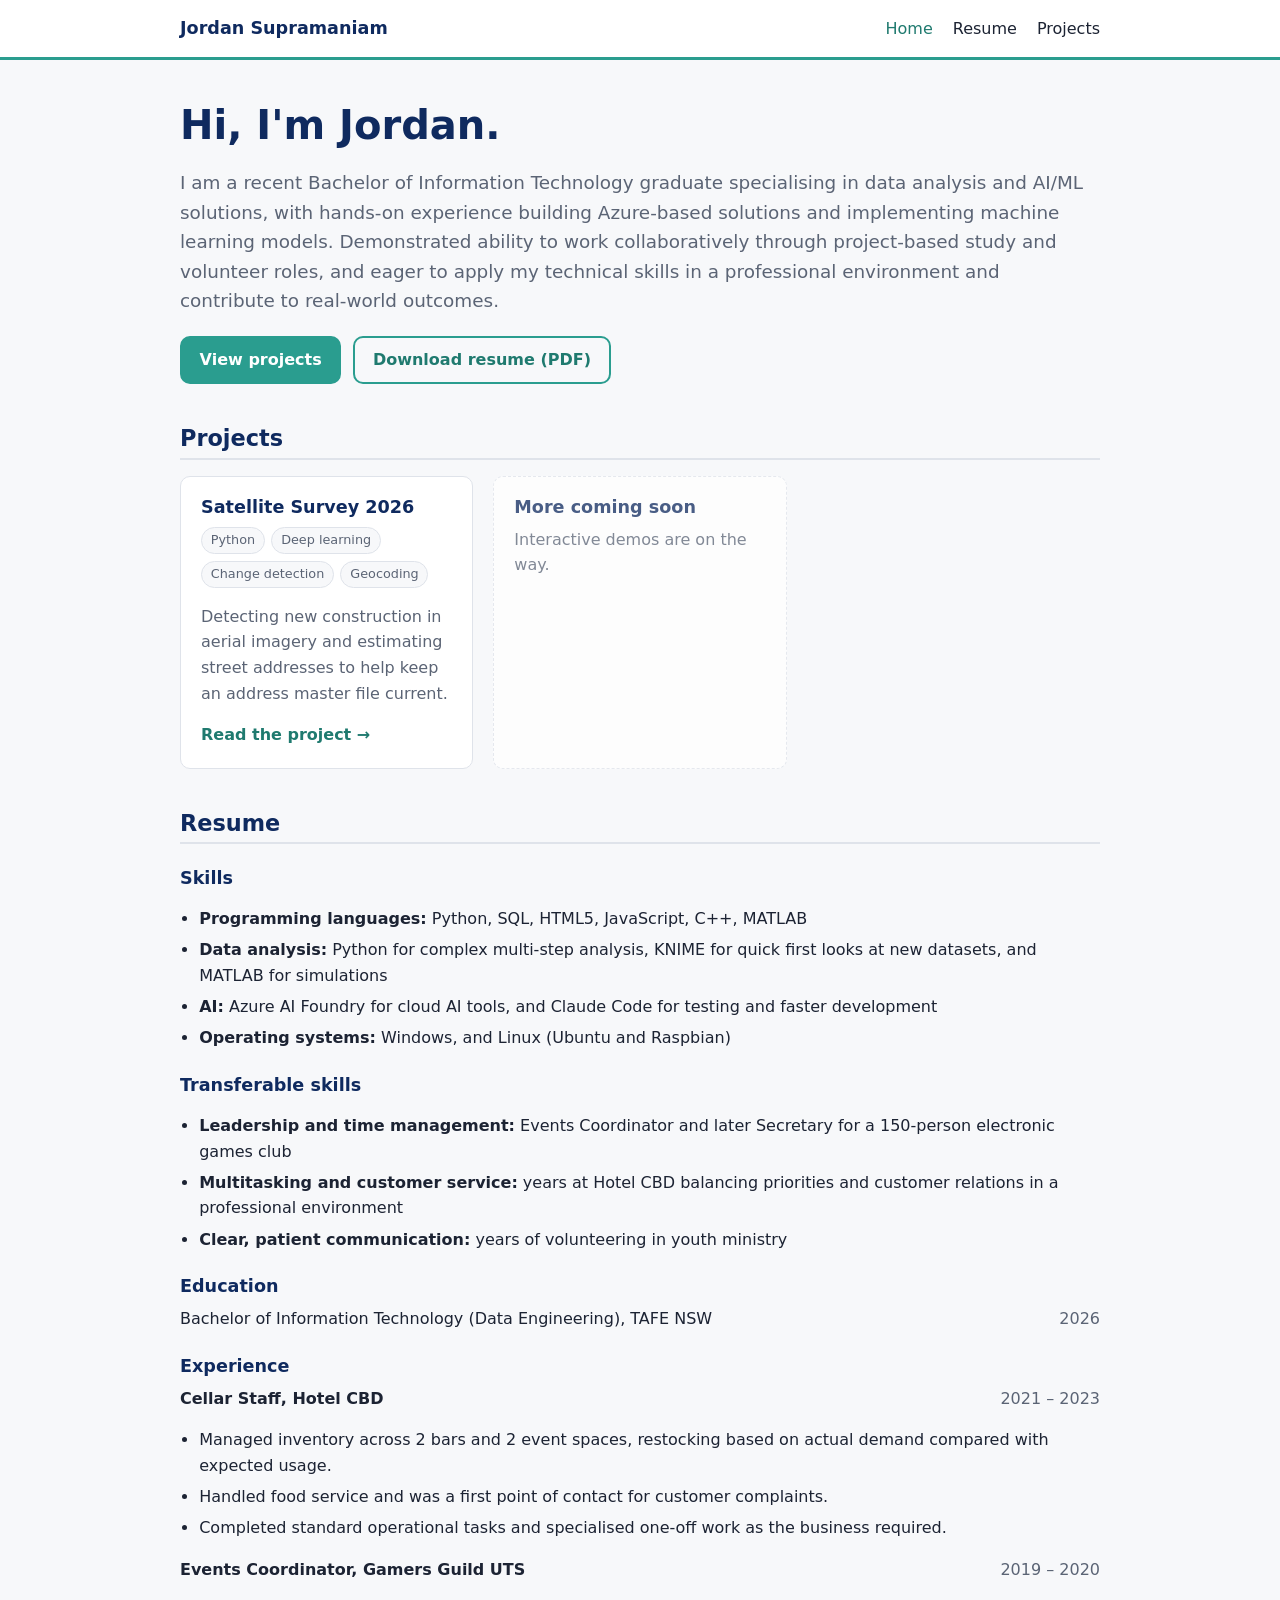
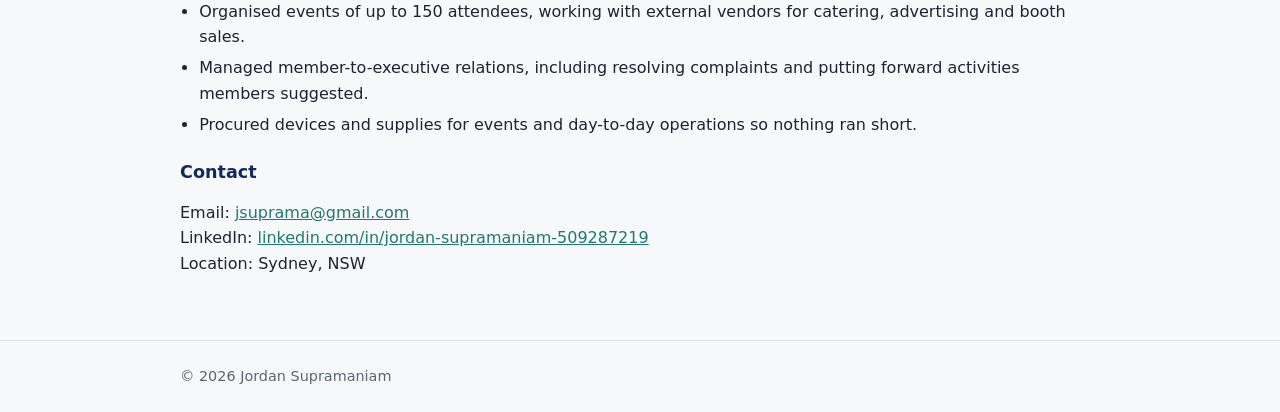
<file: index.html>
<!doctype html>
<html lang="en">
<head>
  <meta charset="utf-8">
  <meta name="viewport" content="width=device-width, initial-scale=1">
  <title>Jordan Supramaniam | Data Engineering Portfolio</title>
  <meta name="description" content="Portfolio of Jordan Supramaniam, Bachelor of IT (Data Engineering) graduate. Resume and projects.">
  <link rel="stylesheet" href="/assets/css/style.css">
</head>
<body>
  <header class="site-header">
    <div class="wrap">
      <a class="brand" href="/">Jordan Supramaniam</a>
      <nav class="site-nav" aria-label="Main">
        <a href="/" aria-current="page">Home</a>
        <a href="#resume">Resume</a>
        <a href="/projects/">Projects</a>
      </nav>
    </div>
  </header>

  <main class="wrap">
    <section>
      <h1>Hi, I'm Jordan.</h1>
      <p class="lead">
        I am a recent Bachelor of Information Technology graduate specialising in data analysis and AI/ML
        solutions, with hands-on experience building Azure-based solutions and implementing machine learning
        models. Demonstrated ability to work collaboratively through project-based study and volunteer roles,
        and eager to apply my technical skills in a professional environment and contribute to real-world outcomes.
      </p>
      <div class="btn-row">
        <a class="btn" href="/projects/">View projects</a>
        <a class="btn secondary" href="/assets/docs/Jordan-Supramaniam-Resume.pdf" download>Download resume (PDF)</a>
      </div>
    </section>

    <section aria-labelledby="projects-heading">
      <h2 id="projects-heading">Projects</h2>
      <div class="card-grid">
        <a class="card" href="/projects/satellite-survey/">
          <h3>Satellite Survey 2026</h3>
          <ul class="tags"><li>Python</li><li>Deep learning</li><li>Change detection</li><li>Geocoding</li></ul>
          <p>Detecting new construction in aerial imagery and estimating street addresses to help keep an address master file current.</p>
          <span class="more">Read the project &rarr;</span>
        </a>
        <div class="card placeholder">
          <h3>More coming soon</h3>
          <p>Interactive demos are on the way.</p>
        </div>
      </div>
    </section>

    <section id="resume" class="resume" aria-labelledby="resume-heading">
      <h2 id="resume-heading">Resume</h2>

      <h3>Skills</h3>
      <ul>
        <li><strong>Programming languages:</strong> Python, SQL, HTML5, JavaScript, C++, MATLAB</li>
        <li><strong>Data analysis:</strong> Python for complex multi-step analysis, KNIME for quick first looks at new datasets, and MATLAB for simulations</li>
        <li><strong>AI:</strong> Azure AI Foundry for cloud AI tools, and Claude Code for testing and faster development</li>
        <li><strong>Operating systems:</strong> Windows, and Linux (Ubuntu and Raspbian)</li>
      </ul>

      <h3>Transferable skills</h3>
      <ul>
        <li><strong>Leadership and time management:</strong> Events Coordinator and later Secretary for a 150-person electronic games club</li>
        <li><strong>Multitasking and customer service:</strong> years at Hotel CBD balancing priorities and customer relations in a professional environment</li>
        <li><strong>Clear, patient communication:</strong> years of volunteering in youth ministry</li>
      </ul>

      <h3>Education</h3>
      <div class="role">
        <span>Bachelor of Information Technology (Data Engineering), TAFE NSW</span>
        <span class="when">2026</span>
      </div>

      <h3>Experience</h3>
      <div class="role">
        <strong>Cellar Staff, Hotel CBD</strong>
        <span class="when">2021 – 2023</span>
      </div>
      <ul>
        <li>Managed inventory across 2 bars and 2 event spaces, restocking based on actual demand compared with expected usage.</li>
        <li>Handled food service and was a first point of contact for customer complaints.</li>
        <li>Completed standard operational tasks and specialised one-off work as the business required.</li>
      </ul>

      <div class="role">
        <strong>Events Coordinator, Gamers Guild UTS</strong>
        <span class="when">2019 – 2020</span>
      </div>
      <ul>
        <li>Organised events of up to 150 attendees, working with external vendors for catering, advertising and booth sales.</li>
        <li>Managed member-to-executive relations, including resolving complaints and putting forward activities members suggested.</li>
        <li>Procured devices and supplies for events and day-to-day operations so nothing ran short.</li>
      </ul>

      <h3>Contact</h3>
      <p>
        Email: <a href="mailto:jsuprama@gmail.com">jsuprama@gmail.com</a><br>
        LinkedIn: <a href="https://www.linkedin.com/in/jordan-supramaniam-509287219" rel="noopener">linkedin.com/in/jordan-supramaniam-509287219</a><br>
        Location: Sydney, NSW
      </p>
    </section>
  </main>

  <footer class="site-footer">
    <div class="wrap">&copy; 2026 Jordan Supramaniam</div>
  </footer>
</body>
</html>
</file>
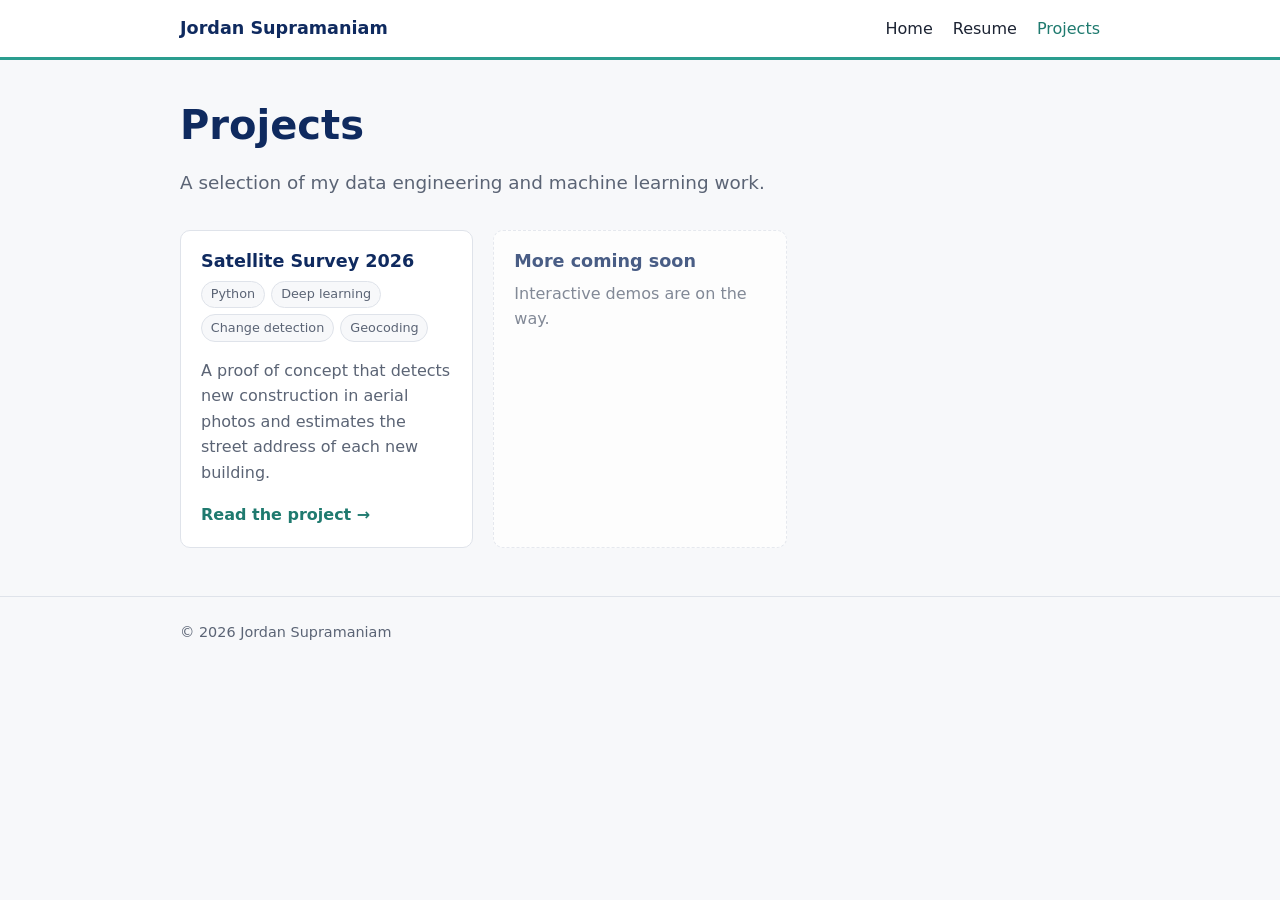
<file: projects/index.html>
<!doctype html>
<html lang="en">
<head>
  <meta charset="utf-8">
  <meta name="viewport" content="width=device-width, initial-scale=1">
  <title>Projects | Jordan Supramaniam</title>
  <meta name="description" content="Data engineering and machine learning projects by Jordan Supramaniam.">
  <link rel="stylesheet" href="/assets/css/style.css">
</head>
<body>
  <header class="site-header">
    <div class="wrap">
      <a class="brand" href="/">Jordan Supramaniam</a>
      <nav class="site-nav" aria-label="Main">
        <a href="/">Home</a>
        <a href="/#resume">Resume</a>
        <a href="/projects/" aria-current="page">Projects</a>
      </nav>
    </div>
  </header>

  <main class="wrap">
    <h1>Projects</h1>
    <p class="lead">A selection of my data engineering and machine learning work.</p>

    <div class="card-grid" style="margin-top:2rem">
      <a class="card" href="/projects/satellite-survey/">
        <h3>Satellite Survey 2026</h3>
        <ul class="tags"><li>Python</li><li>Deep learning</li><li>Change detection</li><li>Geocoding</li></ul>
        <p>A proof of concept that detects new construction in aerial photos and estimates the street address of each new building.</p>
        <span class="more">Read the project &rarr;</span>
      </a>
      <div class="card placeholder">
        <h3>More coming soon</h3>
        <p>Interactive demos are on the way.</p>
      </div>
    </div>
  </main>

  <footer class="site-footer">
    <div class="wrap">&copy; 2026 Jordan Supramaniam</div>
  </footer>
</body>
</html>
</file>
<file: assets/css/style.css>
:root {
  --navy: #0f2a5f;
  --teal: #2a9d8f;
  --teal-strong: #1f7a6f;
  --bg: #f7f8fa;
  --surface: #ffffff;
  --text: #1c2333;
  --muted: #5b6475;
  --border: #dfe3ea;
  --radius: 10px;
  --max: 960px;
  color-scheme: light;
}

@media (prefers-color-scheme: dark) {
  :root {
    --navy: #9db8ff;
    --teal: #4cc2b3;
    --teal-strong: #6fd6c8;
    --bg: #0f141c;
    --surface: #171e29;
    --text: #e6e9ef;
    --muted: #a0a8b8;
    --border: #2a3342;
    color-scheme: dark;
  }
}

* { box-sizing: border-box; }

body {
  margin: 0;
  font-family: system-ui, -apple-system, "Segoe UI", Roboto, sans-serif;
  font-size: 1rem;
  line-height: 1.6;
  color: var(--text);
  background: var(--bg);
}

a { color: var(--teal-strong); }
a:hover { color: var(--navy); }

.wrap {
  max-width: var(--max);
  margin: 0 auto;
  padding-inline: 1.25rem;
}

/* Header / nav */
.site-header {
  background: var(--surface);
  border-bottom: 3px solid var(--teal);
}
.site-header .wrap {
  display: flex;
  flex-wrap: wrap;
  align-items: center;
  justify-content: space-between;
  gap: 0.75rem;
  padding-block: 0.9rem;
}
.brand {
  font-weight: 700;
  font-size: 1.1rem;
  color: var(--navy);
  text-decoration: none;
}
.site-nav { display: flex; flex-wrap: wrap; gap: 1.25rem; }
.site-nav a { color: var(--text); text-decoration: none; font-weight: 500; }
.site-nav a:hover, .site-nav a[aria-current="page"] { color: var(--teal-strong); }

main { padding-block: 2.5rem 3rem; }

h1, h2, h3 { color: var(--navy); line-height: 1.25; }
h1 { font-size: clamp(1.8rem, 4vw, 2.5rem); margin: 0 0 0.5rem; }
h2 {
  font-size: 1.4rem;
  margin: 2.5rem 0 1rem;
  padding-bottom: 0.35rem;
  border-bottom: 2px solid var(--border);
}
h3 { font-size: 1.1rem; margin: 1.5rem 0 0.5rem; }

.lead { font-size: 1.15rem; color: var(--muted); }

/* Buttons */
.btn-row { display: flex; flex-wrap: wrap; gap: 0.75rem; margin-top: 1.25rem; }
.btn {
  display: inline-block;
  padding: 0.6rem 1.1rem;
  border-radius: var(--radius);
  border: 2px solid var(--teal);
  background: var(--teal);
  color: #fff;
  font-weight: 600;
  text-decoration: none;
}
.btn:hover { background: var(--teal-strong); border-color: var(--teal-strong); color: #fff; }
.btn.secondary { background: transparent; color: var(--teal-strong); }
.btn.secondary:hover { background: var(--teal); color: #fff; }

/* Project cards */
.card-grid {
  display: grid;
  grid-template-columns: repeat(auto-fill, minmax(260px, 1fr));
  gap: 1.25rem;
}
.card {
  display: flex;
  flex-direction: column;
  background: var(--surface);
  border: 1px solid var(--border);
  border-radius: var(--radius);
  padding: 1.25rem;
  text-decoration: none;
  color: var(--text);
  transition: border-color 0.15s, transform 0.15s;
}
a.card:hover { border-color: var(--teal); transform: translateY(-2px); color: var(--text); }
.card h3 { margin-top: 0; }
.card p { margin: 0 0 1rem; color: var(--muted); flex: 1; }
.card .more { font-weight: 600; color: var(--teal-strong); }
.card.placeholder { border-style: dashed; opacity: 0.75; }

.tags { display: flex; flex-wrap: wrap; gap: 0.4rem; margin: 0 0 1rem; padding: 0; list-style: none; }
.tags li {
  font-size: 0.8rem;
  padding: 0.15rem 0.55rem;
  border-radius: 999px;
  background: var(--bg);
  border: 1px solid var(--border);
  color: var(--muted);
}

/* Resume */
.resume ul { padding-left: 1.2rem; }
.resume li { margin-bottom: 0.35rem; }
.role { display: flex; flex-wrap: wrap; justify-content: space-between; gap: 0.25rem 1rem; }
.role .when { color: var(--muted); }

/* PDF viewer */
.pdf-frame {
  width: 100%;
  height: 80vh;
  min-height: 500px;
  border: 1px solid var(--border);
  border-radius: var(--radius);
  background: var(--surface);
}

.breadcrumb { font-size: 0.9rem; color: var(--muted); margin-bottom: 1rem; }

/* Page notice banner */
.notice {
  margin: 0 0 1.5rem;
  padding: 0.85rem 1rem;
  background: #fff4d6;
  border: 1px solid #f0c75e;
  border-left: 5px solid #e0a800;
  border-radius: var(--radius);
  color: #5c4400;
  font-size: 0.95rem;
}
@media (prefers-color-scheme: dark) {
  .notice { background: #2e2610; border-color: #6b5517; border-left-color: #e0a800; color: #f3dfa2; }
}

/* Interactive demo */
button.btn { font: inherit; line-height: inherit; cursor: pointer; }
.btn:disabled { opacity: 0.5; pointer-events: none; }
.demo-map {
  height: 360px;
  border: 1px solid var(--border);
  border-radius: var(--radius);
  background: var(--surface);
}
.demo-status { margin: 1rem 0 0; }
.demo-status.is-error { color: #c0392b; }
.demo-results {
  display: grid;
  grid-template-columns: 1fr 1fr;
  gap: 1rem;
  margin-top: 1.25rem;
}
.demo-results figure { margin: 0; }
.demo-results img {
  display: block;
  width: 100%;
  height: auto;
  border: 1px solid var(--border);
  border-radius: var(--radius);
  transition: opacity 0.2s;
}
.demo-results figcaption { margin-top: 0.35rem; font-size: 0.9rem; color: var(--muted); }
.demo.is-loading .demo-results img { opacity: 0.45; }

.site-footer {
  border-top: 1px solid var(--border);
  color: var(--muted);
  font-size: 0.9rem;
}
.site-footer .wrap { padding-block: 1.5rem; }

@media (max-width: 600px) {
  .pdf-frame { height: 60vh; min-height: 360px; }
  .demo-map { height: 300px; }
  .demo-results { grid-template-columns: 1fr; }
}

@media (prefers-color-scheme: dark) {
  .demo-status.is-error { color: #ff8a80; }
}
</file>
